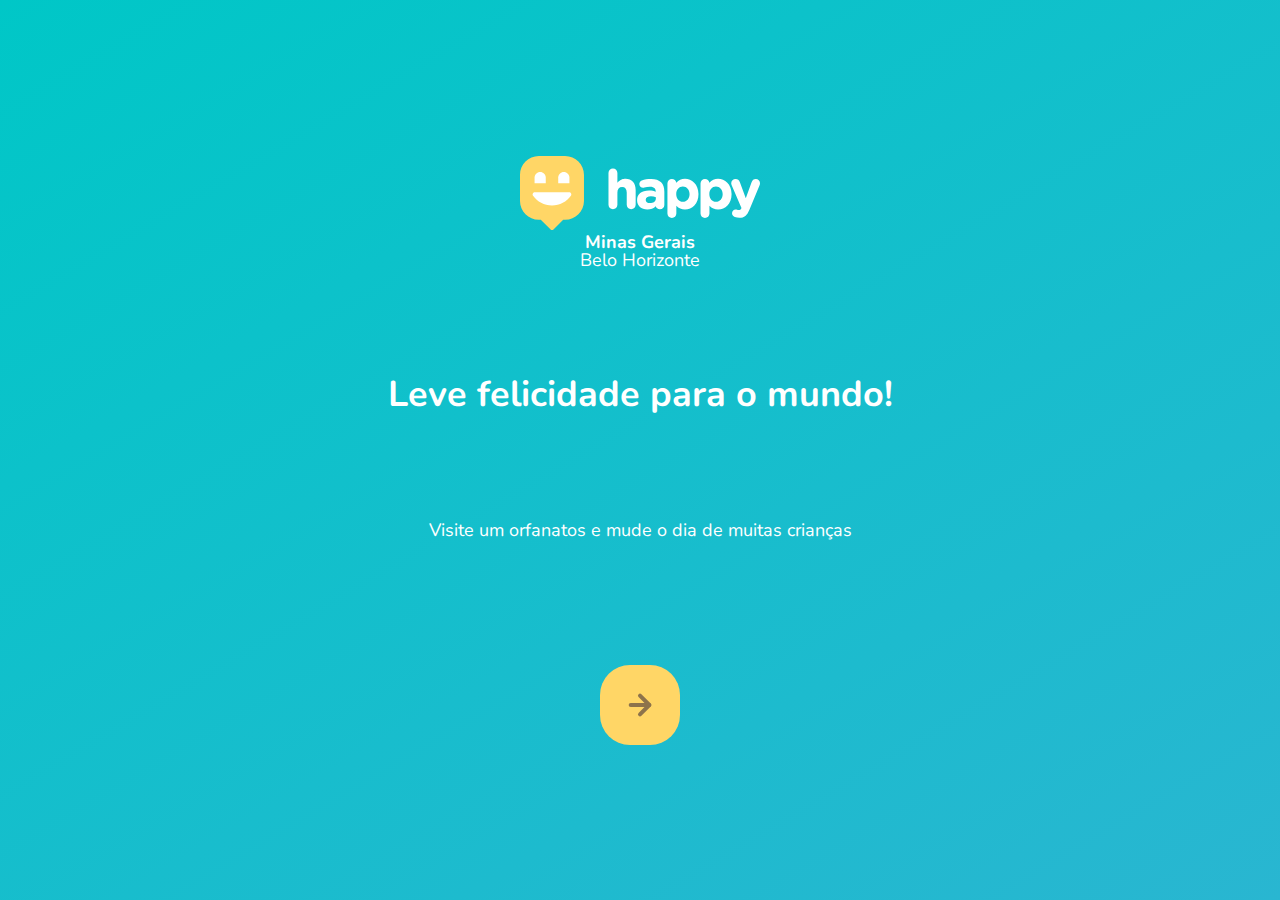
<file: index.html>
<!DOCTYPE html>
<html lang="pt-BR">
<head>
    <meta charset="UTF-8">
    <meta name="viewport" content="width=device-width, initial-scale=1.0">
    <title>Happy</title>
    <link rel="icon" href="./public/images/logo-icon.png">
    <link rel="stylesheet" href="./public/css/main.css">
    <link rel="stylesheet" href="./public/css/page-lading.css">
    <link rel="stylesheet" href="./public/css/animations.css">
    
</head>
<body>
<div id="page-landing">
<div id="container">
    <header>
        <img
        class="animate-up"
         id ="logo" src="./public/images/logo.svg" 
         alt="Logomarca de Happy" />
        <div class="location" class= "animate-up"S>
        <strong>Minas Gerais</strong>
        <p>Belo Horizonte</p>
        </div>
    </header>

<main>
    <h1 class= "animate-up">Leve felicidade para o mundo!</h1>
    <section class="visit">
        <p class= "animate-up">Visite um orfanatos e mude o dia de muitas crianças</p>
        <a class= "animate-up" href="#" title="Visite orfanatos">
            <img src="./public/images/arrow.svg" alt="Ir para o mapa">
        </a>
    </section>
</main>
</div>

</div>
</body>
</html>
</file>
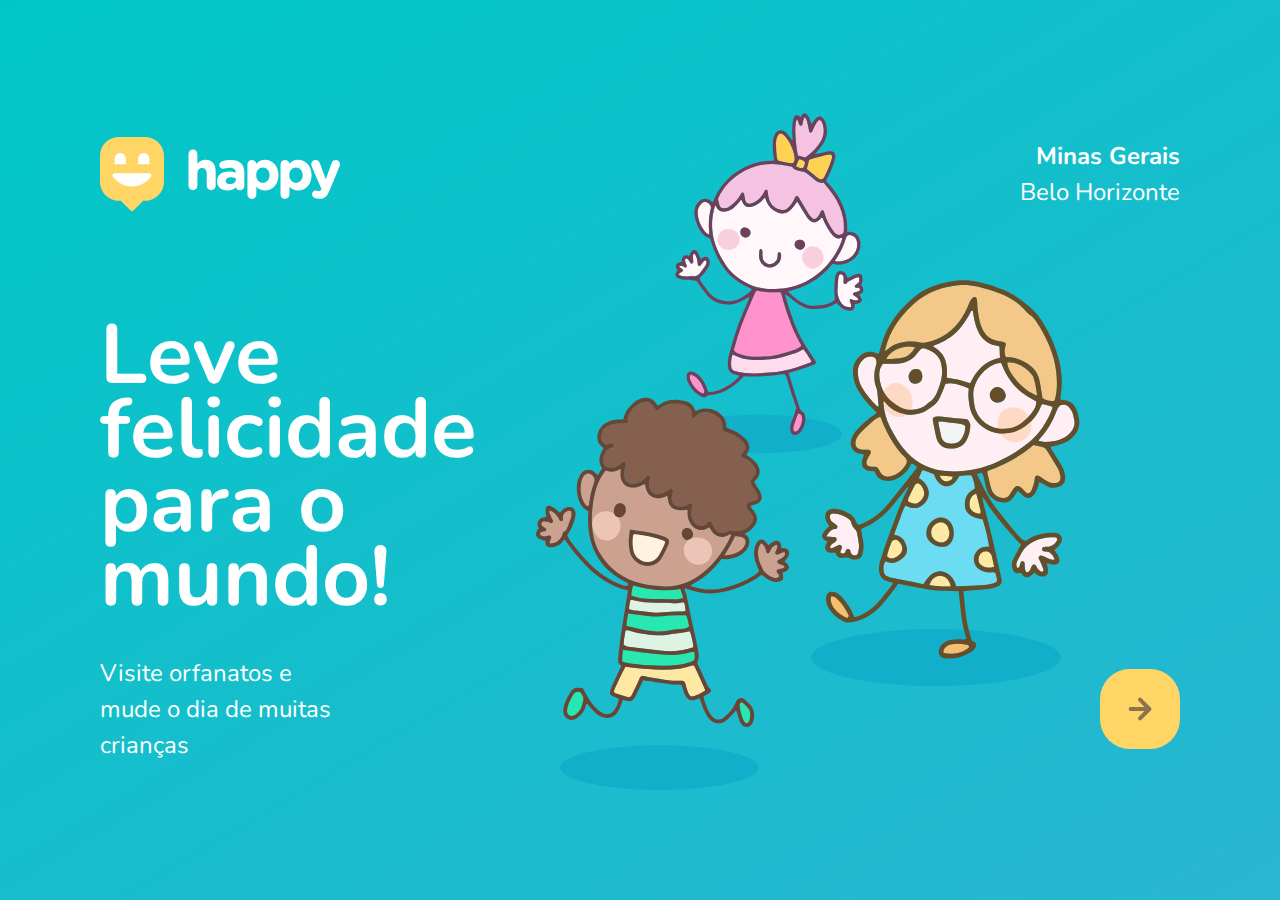
<file: NLW3/index.html>
<!DOCTYPE html>
<html lang="pt-BR">
<head>
    <meta charset="UTF-8">
    <meta name="viewport" content="width=device-width, initial-scale=1.0">
    <title>Happy</title>
    <link rel="icon" href="./public/images/logo-icon.png">
    <link rel="stylesheet" href="./public/css/main.css">
    <link rel="stylesheet" href="./public/css/page-lading.css">
    <link rel="stylesheet" href="./public/css/animations.css">
    
</head>
<body>
<div id="page-landing">
<div id="container">
    <header>
        <img
        class="animate-up"
         id ="logo" src="./public/images/logo.svg" 
         alt="Logomarca de Happy" />
        <div class="location" class= "animate-up"S>
        <strong>Minas Gerais</strong>
        <p>Belo Horizonte</p>
        </div>
    </header>

<main>
    <h1 class= "animate-up">Leve felicidade para o mundo!</h1>
    <section class="visit">
        <p class= "animate-up">Visite orfanatos e mude o dia de muitas crianças</p>
        <a class= "animate-up" href="#" title="Visite orfanatos">
            <img src="./public/images/arrow.svg" alt="Ir para o mapa">
        </a>
    </section>
</main>
</div>

</div>
</body>
</html>
</file>
<file: public/css/main.css>
@import url('https://fonts.googleapis.com/css2?family=Nunito:wght@600;700;800&display=swap');
* {
 margin: 0%;
 padding: 0%;
}
body {

height: 100vh;
color: white;
}

:root{
    /**10px*/
    font-size: 62.5%;
}
body, input, button, textarea {
   /**
    font-weight: 400;
    font-size: 18px;
    line-height: 1;
    font-family: Nunito, sans-serif;*/
    font: 400 1.8rem/1 Nunito , sans-serif;
}
</file>
<file: public/css/page-lading.css>
#page-landing {
    background:linear-gradient(329.54deg, #29b6d1 0%, #00c7c7 100%);
    text-align: center;
    min-height: 100vh;
    display: flex;
}
.location, h1 , .visit p{
height: 16vh;
}

#container{
    margin: auto;
    width: 90%;

}
.visit a{
    width:8rem;
    height: 8rem;
    background: #ffd666;
    border: none;
    border-radius: 3rem;

    display:flex;
    align-items: center;
    justify-content: center;

    margin: 0 auto;

    transition: background 200ms;

}

.visit a:hover {
    background:#96feff;
}

#logo {
    animation-delay: 50ms;
}
.location {
    animation-delay: 100ms;
}
main h1 {
    animation-delay:150ms;
}
.visit p {
    animation-delay: 200ms;
}
.visit a {  
    animation-delay:250ms;
}
</file>
<file: NLW3/public/css/main.css>
@import url('https://fonts.googleapis.com/css2?family=Nunito:wght@400;600;700;800&display=swap');
* {
 margin: 0;
 padding: 0;
 box-sizing: border-box;
}
body {

height: 100vh;
color: white;
background: #EBF2F5
}

:root{
    /**10px*/
    font-size: 62.5%;
}
body, input, button, textarea {
   /**
    font-weight: 400;
    font-size: 18px;
    line-height: 1;
    font-family: Nunito, sans-serif;*/
    font: 400 1.8rem/1 Nunito , sans-serif;
}
</file>
<file: NLW3/public/css/page-lading.css>
#page-landing {
    background:linear-gradient(329.54deg, #29b6d1 0%, #00c7c7 100%);
    text-align: center;
    min-height: 100vh;
    display: flex;
}

#container{
    margin: auto;
    width: min(90%, 112rem);

}
.location, h1 , .visit p{
    height: 16vh;
    }
    
#logo {
    animation-delay: 50ms;
}

.location {
    animation-delay: 100ms;
}
main h1 {
    animation-delay:150ms;
    font-size: clamp(4rem, 8vw , 8.4rem);
}


main h1 {
    animation-delay:150ms;
    font-size: clamp(4rem, 8vw , 8.4rem);
}
.visit p {
    animation-delay: 200ms;
}
.visit a{
    width:8rem;
    height: 8rem;
    background: #ffd666;
    border: none;
    border-radius: 3rem;

    display:flex;
    align-items: center;
    justify-content: center;

    margin: 0 auto;

    transition: background 200ms;
    animation-delay:250ms;

}

.visit a:hover {
    background:#96feff;
}

/*Desktop Version*/

@media(min-width:760px) {
    #container{
        padding: 5rem 2rem;
        background: url("../images/bg.svg") no-repeat 80% / 
        clamp(30rem, 54vw, 56rem);
        
    }

    header {
        display: flex;
        align-items: center;
        justify-content: space-between;
    }
    .location, h1 , .visit p{
        height: initial;
        text-align: initial;
        }
    .location{
        text-align: right;
        font-size: 2.4rem;
        line-height: 1.5;
    }
    main h1{
        font-weight: bold;
        line-height: .88;
        margin: clamp(10% , 9vh , 12%) 0 4rem;
        width: min(300px , 80%);
    }
    .visit{
        display: flex;
        align-items: center;
        justify-content: space-between;
    }
    .visit p{
        font-size: 2.4rem;
        line-height: 1.5;
        width: clamp(20rem , 20vw , 30rem);
    }
    .visit a{
        margin:initial;
    }
}
</file>
<file: NLW3/public/css/animations.css>
/*animações*/
@keyframes up {
    from {
        opacity: 0;
        transform:translateY(16px);
    }
    to{
        opacity: 1;
        transform:translateY(0);
    }
}

@keyframes right {
    from {
        transform:translateX(-100%);
    }to{
        transform:translateX(0);
    }
}
@keyframes appear {
    from { opacity:0;
    
    }to {
        opacity: 1;
    }
}
    .animate-up{
        animation-name:up;
        animation-duration: 300ms;
        animation-fill-mode: backwards;
    }
    .animate-right{
        animation-name:right;
        animation-duration:300ms;
    }
    .animate-appear{
        animation-name: appear;
        animation-duration: 300ms;
        animation-fill-mode: backwards;
    }
</file>
<file: public/css/animations.css>
/*animações*/
@keyframes up {
    from {
        opacity: 0;
        transform:translateY(16px);
    }
    to{
        opacity: 1;
        transform:translateY(0);
    }
}
.animate-up {
      animation-name:up;
      animation-duration: 300ms;
      animation-fill-mode: backwards;
      
}
</file>
